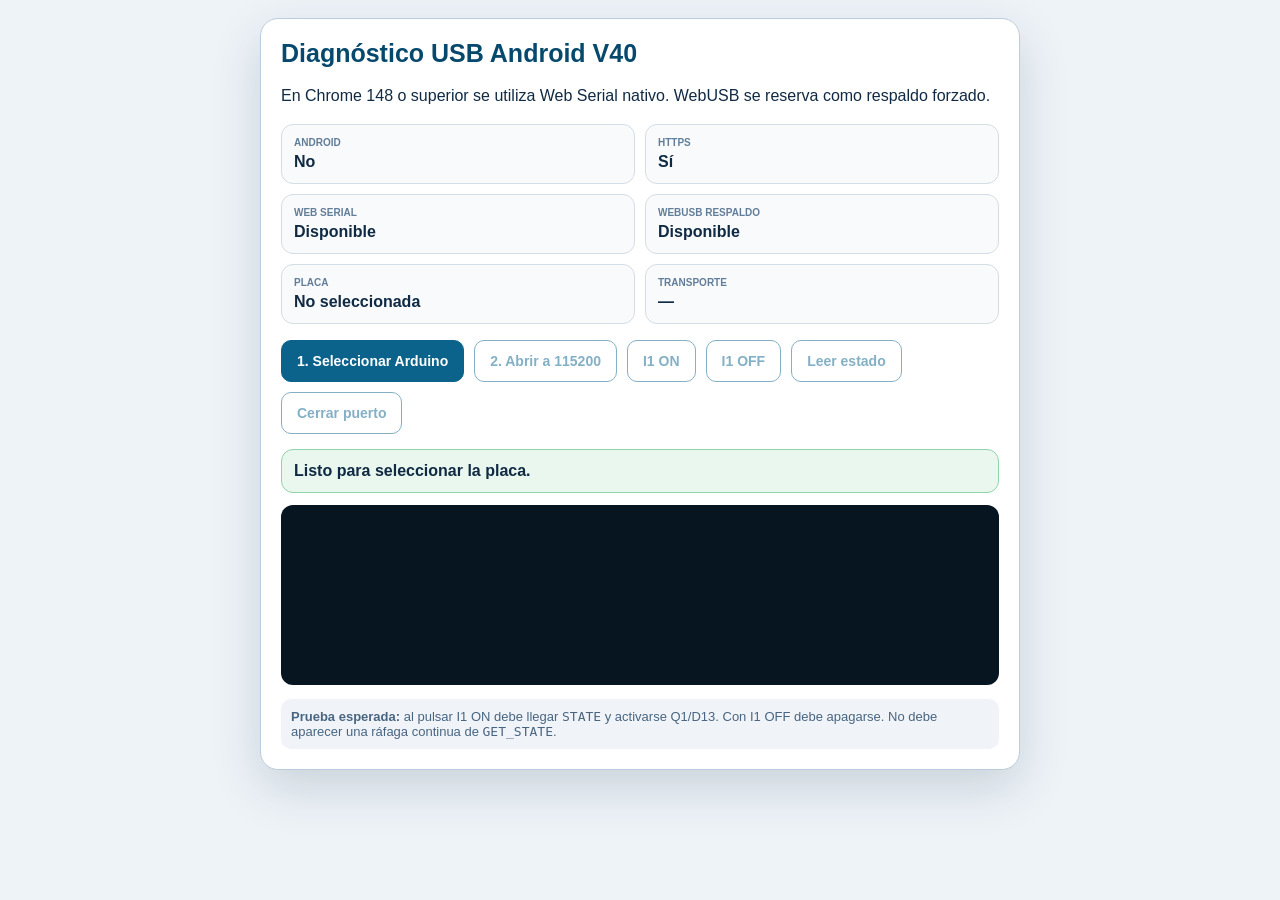
<file: diagnostico_usb_android.html>
<!doctype html>
<html lang="es">
<head>
<meta charset="utf-8">
<meta name="viewport" content="width=device-width,initial-scale=1,viewport-fit=cover">
<title>Diagnóstico USB Android — SimuPLC V40</title>
<style>
:root{font-family:Arial,sans-serif;color:#102a43;background:#eef3f8}*{box-sizing:border-box}body{margin:0;padding:18px}.card{max-width:760px;margin:auto;background:#fff;border:1px solid #bcccdc;border-radius:18px;box-shadow:0 18px 50px rgba(15,42,67,.16);padding:20px}h1{margin:0 0 5px;color:#06496d;font-size:25px}p{line-height:1.5}.grid{display:grid;grid-template-columns:repeat(2,minmax(0,1fr));gap:10px;margin:16px 0}.item{border:1px solid #d5dde5;border-radius:12px;padding:12px;background:#f8fafc}.item span{display:block;text-transform:uppercase;font-size:10px;font-weight:800;color:#627d98}.item b{display:block;margin-top:5px;overflow-wrap:anywhere}.actions{display:flex;flex-wrap:wrap;gap:10px}.actions button{border:1px solid #0b638c;border-radius:10px;padding:12px 15px;background:#0b638c;color:white;font-weight:800;font-size:14px}.actions button.secondary{background:white;color:#0b638c}.actions button:disabled{opacity:.5}.status{margin-top:15px;border-radius:12px;padding:12px;background:#eaf7ef;border:1px solid #8fd3aa;font-weight:800}.status.error{background:#fff1f0;border-color:#ef9a9a;color:#922}.log{margin-top:12px;min-height:180px;max-height:340px;overflow:auto;background:#071521;color:#d1fae5;border-radius:12px;padding:12px;white-space:pre-wrap;font:12px/1.5 Consolas,monospace}.note{font-size:13px;color:#486581;background:#f0f4f8;border-radius:10px;padding:10px;margin-top:14px}@media(max-width:620px){body{padding:8px}.card{padding:14px;border-radius:12px}.grid{grid-template-columns:1fr}}
</style>
</head>
<body>
<main class="card">
<h1>Diagnóstico USB Android V40</h1>
<p>En Chrome 148 o superior se utiliza Web Serial nativo. WebUSB se reserva como respaldo forzado.</p>
<div class="grid">
<div class="item"><span>Android</span><b id="android">—</b></div>
<div class="item"><span>HTTPS</span><b id="secure">—</b></div>
<div class="item"><span>Web Serial</span><b id="webserial">—</b></div>
<div class="item"><span>WebUSB respaldo</span><b id="webusb">—</b></div>
<div class="item"><span>Placa</span><b id="device">No seleccionada</b></div>
<div class="item"><span>Transporte</span><b id="backend">—</b></div>
</div>
<div class="actions">
<button id="selectBtn">1. Seleccionar Arduino</button>
<button class="secondary" id="openBtn" disabled>2. Abrir a 115200</button>
<button class="secondary" id="i1OnBtn" disabled>I1 ON</button>
<button class="secondary" id="i1OffBtn" disabled>I1 OFF</button>
<button class="secondary" id="stateBtn" disabled>Leer estado</button>
<button class="secondary" id="closeBtn" disabled>Cerrar puerto</button>
</div>
<div class="status" id="status">Listo para seleccionar la placa.</div>
<pre class="log" id="log"></pre>
<div class="note"><b>Prueba esperada:</b> al pulsar I1 ON debe llegar <code>STATE</code> y activarse Q1/D13. Con I1 OFF debe apagarse. No debe aparecer una ráfaga continua de <code>GET_STATE</code>.</div>
</main>
<script src="./assets/js/webusb-serial-v21.js?v=41"></script>
<script>
(function(){
'use strict';
const $=id=>document.getElementById(id);
let port=null,reader=null,writer=null,backend='',reading=false;
const decoder=new TextDecoder(),encoder=new TextEncoder();
function line(text,type){$('log').textContent+='['+new Date().toLocaleTimeString()+'] '+(type==='rx'?'← ':type==='tx'?'→ ':'')+text+'\n';$('log').scrollTop=$('log').scrollHeight;}
function status(text,error){$('status').textContent=text;$('status').className='status'+(error?' error':'');}
function hex(v){return Number(v||0).toString(16).toUpperCase().padStart(4,'0');}
function enableOpen(v){$('openBtn').disabled=!v;}
function enableIo(v){['i1OnBtn','i1OffBtn','stateBtn','closeBtn'].forEach(id=>$(id).disabled=!v);}
async function readLoop(){reading=true;let buffer='';try{while(reading&&reader){const r=await reader.read();if(r.done)break;if(!r.value)continue;buffer+=decoder.decode(r.value,{stream:true});let ix;while((ix=buffer.indexOf('\n'))>=0){const msg=buffer.slice(0,ix).replace(/\r$/,'').trim();buffer=buffer.slice(ix+1);if(msg)line(msg,'rx');}}}catch(e){if(reading){line('ERROR RX: '+e.message);status('Error de lectura: '+e.message,true);}}}
async function send(command){if(!writer)throw new Error('Puerto no abierto.');line(command,'tx');await writer.write(encoder.encode(command+'\n'));}
function init(){const ua=navigator.userAgent||'';$('android').textContent=/Android/i.test(ua)?'Sí':'No';$('secure').textContent=window.isSecureContext?'Sí':'No';$('webserial').textContent=navigator.serial?'Disponible':'No disponible';$('webusb').textContent=navigator.usb?'Disponible':'No disponible';if(!window.isSecureContext)status('La página debe abrirse mediante HTTPS.',true);else if(!navigator.serial&&!navigator.usb)status('Este navegador no ofrece Web Serial ni WebUSB.',true);}
$('selectBtn').addEventListener('click',async()=>{try{status('Abriendo selector de dispositivos…');if(navigator.serial){backend='native';port=await navigator.serial.requestPort();$('backend').textContent='Web Serial Android';}else{backend='webusb';port=await window.SimuPLCWebUsbSerial.requestPort();$('backend').textContent='WebUSB alternativo';}const info=port.getInfo?port.getInfo():{};$('device').textContent=(info.productName||'Arduino / puerto serie')+' · VID '+hex(info.usbVendorId)+' / PID '+hex(info.usbProductId);enableOpen(true);line('Dispositivo seleccionado: '+$('device').textContent);status('Placa seleccionada. Pulsa Abrir a 115200.');}catch(e){status(e.message||String(e),true);line('ERROR: '+(e.message||e));}});
$('openBtn').addEventListener('click',async()=>{try{status('Abriendo puerto…');await port.open({baudRate:115200,dataBits:8,stopBits:1,parity:'none',flowControl:'none'});reader=port.readable.getReader();writer=port.writable.getWriter();readLoop();await new Promise(r=>setTimeout(r,/Android/i.test(navigator.userAgent||'')?1800:1000));await send('HELLO,SIMUPLC,1');enableOpen(false);enableIo(true);status('Puerto abierto. Esperando respuesta del Arduino…');}catch(e){status(e.message||String(e),true);line('ERROR AL ABRIR: '+(e.message||e));}});
$('i1OnBtn').addEventListener('click',()=>send('SET,I1,1').catch(e=>status(e.message,true)));
$('i1OffBtn').addEventListener('click',()=>send('SET,I1,0').catch(e=>status(e.message,true)));
$('stateBtn').addEventListener('click',()=>send('GET_STATE').catch(e=>status(e.message,true)));
$('closeBtn').addEventListener('click',async()=>{reading=false;try{if(reader)await reader.cancel();}catch(e){}try{reader&&reader.releaseLock();}catch(e){}reader=null;try{writer&&writer.releaseLock();}catch(e){}writer=null;try{await port.close();}catch(e){}line('Puerto cerrado.');status('Puerto cerrado.');enableOpen(!!port);enableIo(false);});
init();
})();
</script>
</body>
</html>
</file>
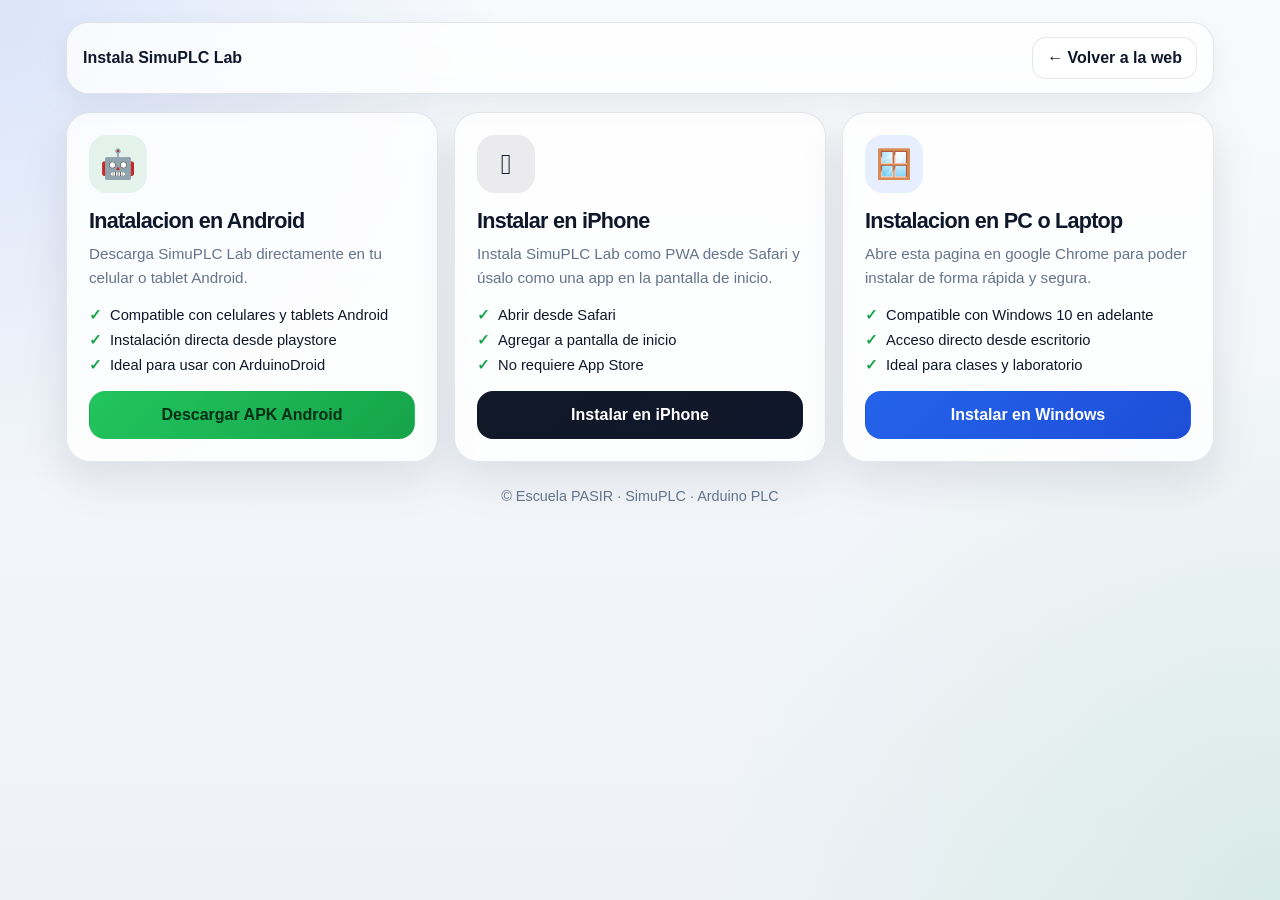
<file: instalarpc.html>
<!DOCTYPE html>
<html lang="es">
<head>
  <meta charset="UTF-8" />
  <meta name="viewport" content="width=device-width, initial-scale=1.0" />
  <title>Instalar SimuPLC Lab | SimuPLC</title>
  <meta name="description" content="Instala SimuPLC Lab en Android, iPhone o Windows." />

  <style>
    *{box-sizing:border-box;margin:0;padding:0}
    :root{
      --bg:#eef2f7;
      --card:#ffffff;
      --text:#0f172a;
      --muted:#64748b;
      --border:rgba(15,23,42,.10);
      --blue:#2563eb;
      --blue2:#1d4ed8;
      --dark:#0f172a;
      --green:#16a34a;
      --orange:#f59e0b;
      --shadow:0 18px 45px rgba(15,23,42,.10);
      --radius:24px;
    }
    body{
      font-family:"Bahnschrift","Segoe UI",Arial,sans-serif;
      min-height:100vh;
      color:var(--text);
      background:
        radial-gradient(circle at top left, rgba(37,99,235,.14), transparent 32%),
        radial-gradient(circle at bottom right, rgba(22,163,74,.10), transparent 36%),
        linear-gradient(180deg,#f8fafc,var(--bg));
    }
    .page{max-width:1180px;margin:0 auto;padding:22px 16px 34px}
    .topbar{
      display:flex;align-items:center;justify-content:space-between;gap:14px;
      margin-bottom:18px;padding:14px 16px;border:1px solid var(--border);
      background:rgba(255,255,255,.78);backdrop-filter:blur(14px);
      border-radius:22px;box-shadow:0 10px 28px rgba(15,23,42,.06);
    }
    .brand{display:flex;align-items:center;gap:12px;text-decoration:none;color:inherit}
    .brand-mark{
      width:44px;height:44px;border-radius:14px;display:grid;place-items:center;
      background:linear-gradient(135deg,var(--dark),var(--blue2));color:#fff;
      font-weight:900;letter-spacing:-.08em;
    }
    .brand-text strong{display:block;font-size:1rem;line-height:1.1}
    .brand-text span{color:var(--muted);font-size:.82rem}
    .back{
      text-decoration:none;color:var(--text);font-weight:800;border:1px solid var(--border);
      border-radius:14px;padding:11px 14px;background:#fff;
    }
    .hero{display:grid;grid-template-columns:1.05fr .95fr;gap:18px;align-items:stretch}
    .hero-main,.hero-side,.install-card,.steps,.note{
      border:1px solid var(--border);background:rgba(255,255,255,.82);
      border-radius:var(--radius);box-shadow:var(--shadow);
    }
    .hero-main{
      padding:38px 34px;position:relative;overflow:hidden;min-height:430px;
      display:flex;flex-direction:column;justify-content:center;
    }
    .hero-main::after{
      content:"";position:absolute;right:-90px;bottom:-120px;width:320px;height:320px;
      border-radius:999px;background:radial-gradient(circle, rgba(37,99,235,.18), transparent 64%);
    }
    .badge{
      display:inline-flex;align-items:center;width:max-content;gap:8px;padding:9px 13px;
      border-radius:999px;background:rgba(37,99,235,.08);border:1px solid rgba(37,99,235,.18);
      color:var(--blue2);font-size:.82rem;font-weight:900;text-transform:uppercase;
      letter-spacing:.05em;margin-bottom:16px;
    }
    h1{
      font-size:clamp(2.35rem,6vw,4.2rem);line-height:.98;letter-spacing:-.055em;
      font-weight:900;max-width:10ch;margin-bottom:16px;
    }
    .hero-main p{
      color:var(--muted);font-family:"Inter","Segoe UI",Arial,sans-serif;
      font-size:1.03rem;line-height:1.7;max-width:58ch;margin-bottom:22px;
    }
    .hero-actions{display:flex;gap:10px;flex-wrap:wrap;position:relative;z-index:1}
    .btn{
      display:inline-flex;align-items:center;justify-content:center;gap:9px;padding:14px 18px;
      border-radius:16px;text-decoration:none;font-weight:900;border:1px solid transparent;
      cursor:pointer;transition:.18s ease;
    }
    .btn:hover{transform:translateY(-2px)}
    .btn.primary{
      background:linear-gradient(135deg,var(--blue),var(--blue2));color:#fff;
      box-shadow:0 14px 28px rgba(37,99,235,.25);
    }
    .btn.ghost{background:#fff;color:var(--text);border-color:var(--border)}
    .hero-side{
      padding:20px;display:flex;flex-direction:column;justify-content:space-between;
      background:
        linear-gradient(180deg, rgba(15,23,42,.88), rgba(15,23,42,.72)),
        radial-gradient(circle at top left, rgba(37,99,235,.45), transparent 35%);
      color:#fff;
    }
    .screen{
      min-height:245px;border-radius:20px;border:1px solid rgba(255,255,255,.12);
      background:linear-gradient(135deg, rgba(255,255,255,.10), rgba(255,255,255,.03));
      padding:18px;display:flex;flex-direction:column;justify-content:space-between;
      overflow:hidden;position:relative;
    }
    .screen::before{
      content:"LADDER  •  FBD  •  PLC  •  ARDUINO";
      position:absolute;left:18px;top:18px;color:rgba(255,255,255,.35);
      font-size:.76rem;letter-spacing:.16em;font-weight:800;
    }
    .diagram{margin-top:42px;display:grid;gap:12px}
    .line{height:12px;border-radius:999px;background:rgba(255,255,255,.18)}
    .line:nth-child(1){width:78%}.line:nth-child(2){width:56%}.line:nth-child(3){width:88%}.line:nth-child(4){width:48%}
    .code-box{
      margin-top:16px;padding:14px;border-radius:16px;background:rgba(2,6,23,.42);
      color:#bfdbfe;font-family:Consolas,monospace;font-size:.84rem;line-height:1.5;
    }
    .hero-side h2{font-size:1.5rem;line-height:1.1;letter-spacing:-.03em;margin-top:18px;margin-bottom:8px}
    .hero-side p{color:rgba(255,255,255,.78);font-family:"Inter","Segoe UI",Arial,sans-serif;line-height:1.6}
    .install-section{margin-top:20px}
    .section-title{margin-bottom:14px}
    .section-title h2{font-size:2rem;letter-spacing:-.04em;line-height:1.05;margin-bottom:6px}
    .section-title p{color:var(--muted);font-family:"Inter","Segoe UI",Arial,sans-serif;line-height:1.6}
    .install-grid{display:grid;grid-template-columns:repeat(3,1fr);gap:16px}
    .install-card{padding:22px;display:flex;flex-direction:column;min-height:300px;transition:.18s ease}
    .install-card:hover{transform:translateY(-3px);border-color:rgba(37,99,235,.28)}
    .icon{
      width:58px;height:58px;border-radius:18px;display:grid;place-items:center;
      font-size:1.8rem;margin-bottom:16px;background:rgba(37,99,235,.08);
    }
    .install-card.android .icon{background:rgba(22,163,74,.10)}
    .install-card.iphone .icon{background:rgba(15,23,42,.08)}
    .install-card.windows .icon{background:rgba(37,99,235,.10)}
    .install-card h3{font-size:1.35rem;line-height:1.15;letter-spacing:-.035em;margin-bottom:8px}
    .install-card p{
      color:var(--muted);font-family:"Inter","Segoe UI",Arial,sans-serif;
      line-height:1.58;font-size:.95rem;margin-bottom:16px;
    }
    .mini-list{
      list-style:none;display:grid;gap:8px;margin-bottom:18px;
      font-family:"Inter","Segoe UI",Arial,sans-serif;color:var(--text);font-size:.92rem;
    }
    .mini-list li::before{content:"✓";color:var(--green);font-weight:900;margin-right:8px}
    .install-card .btn{margin-top:auto;width:100%}
    .btn.android{background:linear-gradient(135deg,#22c55e,#16a34a);color:#052e16}
    .btn.iphone{background:linear-gradient(135deg,#111827,#0f172a);color:#fff}
    .btn.windows{background:linear-gradient(135deg,#2563eb,#1d4ed8);color:#fff}
    .steps-note-grid{display:grid;grid-template-columns:1fr 1fr;gap:16px;margin-top:20px}
    .steps,.note{padding:22px}
    .steps h2,.note h2{font-size:1.45rem;letter-spacing:-.035em;margin-bottom:12px}
    .steps ol{
      padding-left:22px;display:grid;gap:10px;color:var(--muted);
      font-family:"Inter","Segoe UI",Arial,sans-serif;line-height:1.6;
    }
    .note p{
      color:var(--muted);font-family:"Inter","Segoe UI",Arial,sans-serif;
      line-height:1.7;margin-bottom:12px;
    }
    .warning{
      padding:13px 14px;border-radius:16px;background:rgba(245,158,11,.10);
      border:1px solid rgba(245,158,11,.25);color:#92400e;
      font-family:"Inter","Segoe UI",Arial,sans-serif;line-height:1.55;font-size:.93rem;
    }
    footer{text-align:center;color:var(--muted);margin-top:26px;font-family:"Inter","Segoe UI",Arial,sans-serif;font-size:.9rem}
    @media(max-width:900px){
      .hero,.install-grid,.steps-note-grid{grid-template-columns:1fr}
      .hero-main{min-height:auto;padding:30px 22px}
      .hero-side{min-height:auto}
    }
    @media(max-width:520px){
      .page{padding:12px 10px 28px}
      .topbar{padding:10px;border-radius:18px}
      .brand-text span{display:none}
      .back{font-size:.82rem;padding:10px 11px}
      .hero-main{padding:26px 18px;border-radius:20px}
      h1{font-size:2.25rem}
      .install-card,.steps,.note{border-radius:20px}
      .section-title h2{font-size:1.65rem}
    }

    .modal-overlay{
      display:none;
      position:fixed;
      inset:0;
      background:rgba(2,6,23,.68);
      z-index:9999;
      align-items:center;
      justify-content:center;
      padding:18px;
    }
    .modal-overlay.open{display:flex}
    .modal-box{
      width:min(560px,100%);
      background:#fff;
      border-radius:24px;
      padding:24px;
      box-shadow:0 22px 70px rgba(0,0,0,.28);
      border:1px solid rgba(15,23,42,.10);
    }
    .modal-box h2{
      font-size:1.65rem;
      line-height:1.05;
      letter-spacing:-.04em;
      margin-bottom:10px;
    }
    .modal-box p{
      color:var(--muted);
      font-family:"Inter","Segoe UI",Arial,sans-serif;
      line-height:1.65;
      margin-bottom:14px;
    }
    .modal-actions{
      display:flex;
      gap:10px;
      flex-wrap:wrap;
      margin-top:16px;
    }
    .plan-grid{
      display:grid;
      gap:12px;
      margin-top:16px;
    }
    .plan-card{
      border:1px solid rgba(15,23,42,.12);
      border-radius:18px;
      padding:16px;
      background:#f8fafc;
    }
    .plan-card.popular{
      border:2px solid rgba(245,158,11,.72);
      background:linear-gradient(180deg,rgba(245,158,11,.12),#fff);
    }
    .plan-top{
      display:flex;
      justify-content:space-between;
      align-items:flex-start;
      gap:10px;
      margin-bottom:8px;
    }
    .plan-name{
      font-weight:900;
      font-size:1.05rem;
    }
    .plan-badge{
      border-radius:999px;
      background:rgba(245,158,11,.16);
      border:1px solid rgba(245,158,11,.42);
      color:#92400e;
      padding:4px 9px;
      font-size:.76rem;
      font-weight:900;
      white-space:nowrap;
    }
    .plan-price{
      font-size:1.65rem;
      font-weight:900;
      letter-spacing:-.04em;
      margin:6px 0;
    }
    .plan-usd{
      color:var(--muted);
      font-family:"Inter","Segoe UI",Arial,sans-serif;
      font-weight:700;
      margin-bottom:12px;
    }

  </style>
</head>

<body>
  <main class="page">
    <header class="topbar">
      <a href="index.html" class="brand">
        
        <div class="brand-text">
          <strong>Instala SimuPLC Lab</strong>
     
        </div>
      </a>
      <a href="index.html" class="back" id="backToMain">← Volver a la web</a>
    </header>

   

      <div class="install-grid">
        <article class="install-card android">
          <div class="icon">🤖</div>
          <h3>Inatalacion en Android</h3>
          <p>Descarga SimuPLC Lab directamente en tu celular o tablet Android.</p>
          <ul class="mini-list">
            <li>Compatible con celulares y tablets Android</li>
            <li>Instalación directa desde playstore</li>
            <li>Ideal para usar con ArduinoDroid</li>
          </ul>
          <a class="btn android" href="https://play.google.com/store/apps/details?id=com.pasir.simuplc"  target="_blank" id="btnAndroid">Descargar APK Android</a>
        </article>

        <article class="install-card iphone">
          <div class="icon"></div>
          <h3>Instalar en iPhone</h3>
          <p>Instala SimuPLC Lab como PWA desde Safari y úsalo como una app en la pantalla de inicio.</p>
          <ul class="mini-list">
            <li>Abrir desde Safari</li>
            <li>Agregar a pantalla de inicio</li>
            <li>No requiere App Store</li>
          </ul>
          <a class="btn iphone" href="#" id="btnIphone">Instalar en iPhone</a>
        </article>

        <article class="install-card windows">
          <div class="icon">🪟</div>
          <h3>Instalacion en PC o Laptop</h3>
          <p>Abre esta pagina en google Chrome para poder instalar de forma rápida y segura.</p>
          <ul class="mini-list">
            <li>Compatible con Windows 10 en adelante</li>
            <li>Acceso directo desde escritorio</li>
            <li>Ideal para clases y laboratorio</li>
          </ul>
          <a class="btn windows" href="https://simuplc.escuelapasir.com/instalarwindows" target="_blank"  target="_blank" id="btnWindows">Instalar en Windows</a>
        </article>
      </div>
    </section>

   

    <footer>© Escuela PASIR · SimuPLC · Arduino PLC</footer>
  </main>

  <script>
    /*
      Conectar enlaces reales:
      document.getElementById("btnAndroid").href = "descargas/simuplc-lab.apk";
      document.getElementById("btnIphone").href = "https://tu-dominio.com/simuplc/";
      document.getElementById("btnWindows").href = "descargas/SimuPLC-Lab-Setup.exe";
    */
  </script>


<div id="iphoneModal" class="modal-overlay" aria-hidden="true">
  <div class="modal-box">
    <h2>Instalar SimuPLC Lab en iPhone</h2>
    <p>Abre la app desde Safari usando este enlace y luego agrégala a tu pantalla de inicio.</p>

    <p><a href="https://simuplc.escuelapasir.com" target="_blank" rel="noopener noreferrer">simuplc.escuelapasir.com</a></p>

<ul class="mini-list">
           <li>Abre esta página desde Safari.</li>
          <li>Toca el botón compartir.</li>
          <li>Elige “Agregar a pantalla de inicio”.</li>
          <li>Confirma el nombre SimuPLC Lab.</li>
          <li>Abre la app desde el icono creado.</li>
          </ul>

    <div class="modal-actions">
      <a href="https://simuplc.escuelapasir.com" target="_blank" rel="noopener noreferrer" class="btn primary">Abrir App</a>
      <a href="https://www.youtube.com/watch?v=p1JmzB6E-C8&list=RDp1JmzB6E-C8&start_radio=1" target="_blank" rel="noopener noreferrer" class="btn ghost">Ver tutorial de instalación</a>
      <button class="btn ghost" type="button" data-close-modal="iphoneModal">Cerrar</button>
    </div>
  </div>
</div>

<div id="planesModal" class="modal-overlay" aria-hidden="true">
  <div class="modal-box">
    <h2>Elegir licencia de SimuPLC Lab</h2>
    <p>Selecciona el plan que deseas adquirir. Al elegir un plan serás enviado a la pasarela de pago.</p>

    <div class="plan-grid">
      <div class="plan-card">
        <div class="plan-top">
          <div class="plan-name">Plan Anual</div>
          <span class="plan-badge">12 meses</span>
        </div>
        <div class="plan-price">S/ 49</div>
        <div class="plan-usd">$15 USD</div>
        <a class="btn primary" href="pasarela.html?product=SimuPLC+Lab&category=Apps&plan=Licencia+anual&pen=49&usd=15&price=S%2F+49&currency=PEN&amount=49">Elegir plan anual</a>
      </div>

      <div class="plan-card popular">
        <div class="plan-top">
          <div class="plan-name">Plan de por vida</div>
          <span class="plan-badge">🔥 Más popular</span>
        </div>
        <div class="plan-price">S/ 59</div>
        <div class="plan-usd">$25 USD</div>
        <a class="btn primary" href="pasarela.html?product=SimuPLC+Lab&category=Apps&plan=Licencia+de+por+vida&pen=59&usd=25&price=S%2F+59&currency=PEN&amount=59">Elegir plan de por vida</a>
      </div>
    </div>

    <div class="modal-actions">
      <button class="btn ghost" type="button" data-close-modal="planesModal">Cerrar</button>
    </div>
  </div>
</div>

<script>
(function(){
  function openModal(id, hash){
    const modal = document.getElementById(id);
    if (!modal) return;
    modal.classList.add('open');
    modal.setAttribute('aria-hidden','false');
    document.documentElement.style.overflow = 'hidden';
    if (hash && location.hash !== hash) history.pushState({modal:id}, '', hash);
  }

  function closeModal(id, fromHistory){
    const modal = document.getElementById(id);
    if (!modal) return;
    modal.classList.remove('open');
    modal.setAttribute('aria-hidden','true');
    document.documentElement.style.overflow = '';
    if (!fromHistory && (location.hash === '#iphone' || location.hash === '#planes')) {
      history.back();
    }
  }

  function closeAnyModal(fromHistory){
    ['iphoneModal','planesModal'].forEach(function(id) {
      const modal = document.getElementById(id);
      if (modal && modal.classList.contains('open')) closeModal(id, fromHistory);
    });
  }

  const btnIphone = document.getElementById('btnIphone');
  if (btnIphone) {
    btnIphone.addEventListener('click', function(e) {
      e.preventDefault();
      openModal('iphoneModal', '#iphone');
    });
  }

  const btnPlanes = document.getElementById('btnPlanes');
  if (btnPlanes) {
    btnPlanes.addEventListener('click', function(e) {
      e.preventDefault();
      openModal('planesModal', '#planes');
    });
  }

  document.querySelectorAll('[data-close-modal]').forEach(function(btn) {
    btn.addEventListener('click', function() {
      closeModal(btn.getAttribute('data-close-modal'), false);
    });
  });

  document.querySelectorAll('.modal-overlay').forEach(function(modal) {
    modal.addEventListener('click', function(e) {
      if (e.target === modal) closeModal(modal.id, false);
    });
  });

  const back = document.getElementById('backToMain');
  if (back) {
    back.addEventListener('click', function(e) {
      if (history.length > 1) {
        e.preventDefault();
        history.back();
      }
    });
  }

  window.addEventListener('popstate', function() {
    closeAnyModal(true);
  });

  if (location.hash === '#iphone') openModal('iphoneModal', null);
  if (location.hash === '#planes') openModal('planesModal', null);
})();
</script>

</body>
</html>
</file>
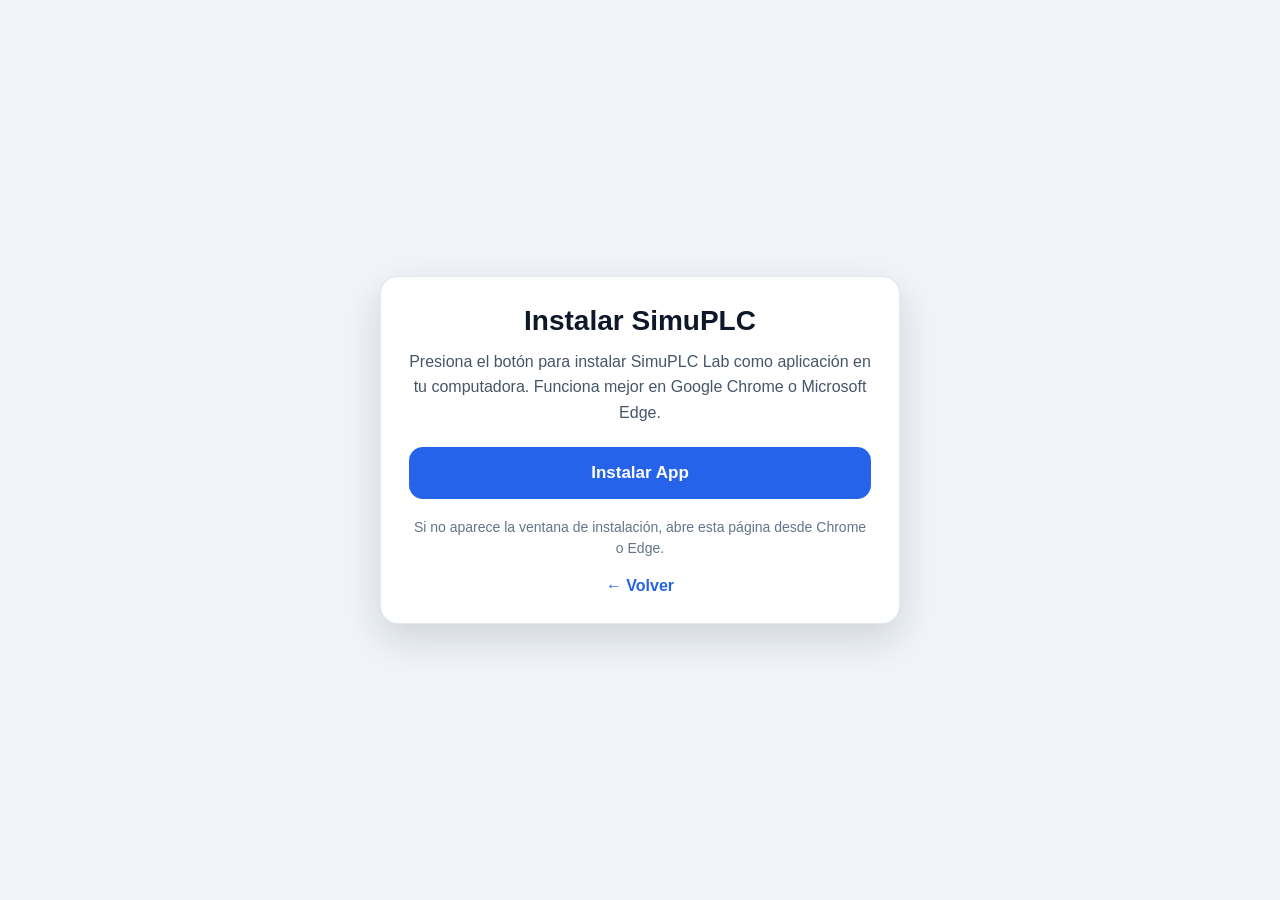
<file: instalarwindows.html>
<!DOCTYPE html>
<html lang="es">
<head>
  <meta charset="UTF-8">
  <meta name="viewport" content="width=device-width, initial-scale=1.0">
  <title>Instalar SimuPLC</title>

  <link rel="manifest" href="manifest.json">
  <meta name="theme-color" content="#0f172a">

  <style>
    *{box-sizing:border-box;margin:0;padding:0}

    body{
      min-height:100vh;
      font-family:Arial, Helvetica, sans-serif;
      background:#f1f5f9;
      display:flex;
      align-items:center;
      justify-content:center;
      padding:20px;
      color:#0f172a;
    }

    .box{
      width:100%;
      max-width:520px;
      background:#ffffff;
      border-radius:18px;
      padding:28px;
      text-align:center;
      box-shadow:0 15px 40px rgba(15,23,42,.15);
      border:1px solid #e2e8f0;
    }

    h1{
      font-size:28px;
      margin-bottom:12px;
      color:#0f172a;
    }

    p{
      color:#475569;
      font-size:16px;
      line-height:1.6;
      margin-bottom:22px;
    }

    .btn{
      width:100%;
      border:none;
      border-radius:14px;
      padding:16px 20px;
      font-size:17px;
      font-weight:bold;
      background:#2563eb;
      color:#ffffff;
      cursor:pointer;
    }

    .btn:hover{
      background:#1d4ed8;
    }

    .help{
      margin-top:18px;
      font-size:14px;
      color:#64748b;
      line-height:1.5;
    }

    .back{
      display:inline-block;
      margin-top:18px;
      color:#2563eb;
      text-decoration:none;
      font-weight:bold;
    }
  </style>
</head>

<body>

  <div class="box">
    <h1>Instalar SimuPLC</h1>

    <p>
      Presiona el botón para instalar SimuPLC Lab como aplicación en tu computadora.
      Funciona mejor en Google Chrome o Microsoft Edge.
    </p>

    <button id="installBtn" class="btn">
      Instalar App
    </button>

    <div class="help" id="helpText">
      Si no aparece la ventana de instalación, abre esta página desde Chrome o Edge.
    </div>

    <a href="https://escuelapasir.com" class="back">← Volver </a>
  </div>

  <script>
    let deferredPrompt = null;

    const installBtn = document.getElementById("installBtn");
    const helpText = document.getElementById("helpText");

    window.addEventListener("beforeinstallprompt", function(e) {
      e.preventDefault();
      deferredPrompt = e;
      helpText.textContent = "Listo. Presiona el botón para instalar la app.";
    });

    installBtn.addEventListener("click", async function() {
      if (deferredPrompt) {
        deferredPrompt.prompt();

        const choiceResult = await deferredPrompt.userChoice;

        if (choiceResult.outcome === "accepted") {
          installBtn.textContent = "Instalando...";
          helpText.textContent = "La instalación fue iniciada correctamente.";
        } else {
          helpText.textContent = "La instalación fue cancelada.";
        }

        deferredPrompt = null;
        return;
      }

      alert("La instalación PWA no está disponible todavía. Abre esta página en Chrome o Edge y verifica que la app tenga manifest.json y service worker activos.");
    });

    window.addEventListener("appinstalled", function() {
      installBtn.textContent = "App instalada";
      helpText.textContent = "SimuPLC Lab ya fue instalado en tu PC.";
    });
  </script>

</body>
</html>
</file>
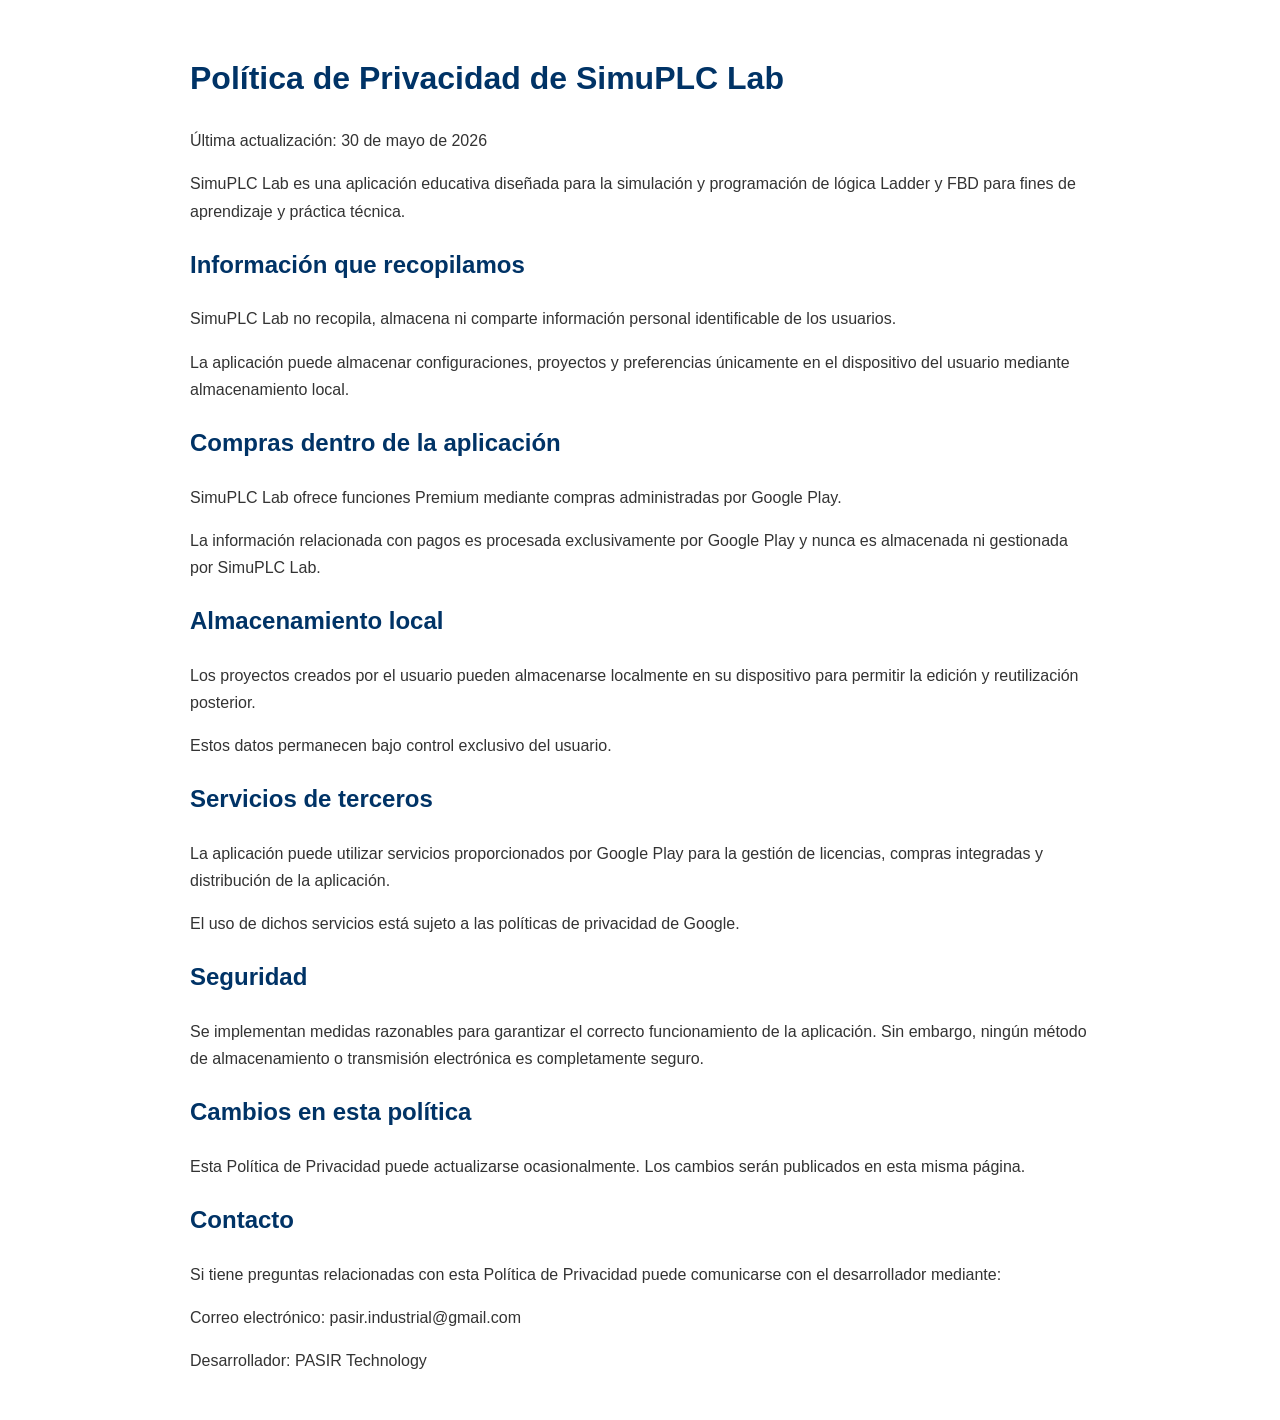
<file: privacy.html>
<!DOCTYPE html>
<html lang="es">
<head>
<meta charset="UTF-8">
<meta name="viewport" content="width=device-width, initial-scale=1.0">
<title>Política de Privacidad - SimuPLC Lab</title>
<style>
body{
    font-family: Arial, sans-serif;
    max-width:900px;
    margin:auto;
    padding:30px;
    line-height:1.7;
    color:#333;
}
h1,h2{
    color:#003366;
}
</style>
</head>
<body>

<h1>Política de Privacidad de SimuPLC Lab</h1>

<p>Última actualización: 30 de mayo de 2026</p>

<p>
SimuPLC Lab es una aplicación educativa diseñada para la simulación y programación de lógica Ladder y FBD para fines de aprendizaje y práctica técnica.
</p>

<h2>Información que recopilamos</h2>

<p>
SimuPLC Lab no recopila, almacena ni comparte información personal identificable de los usuarios.
</p>

<p>
La aplicación puede almacenar configuraciones, proyectos y preferencias únicamente en el dispositivo del usuario mediante almacenamiento local.
</p>

<h2>Compras dentro de la aplicación</h2>

<p>
SimuPLC Lab ofrece funciones Premium mediante compras administradas por Google Play.
</p>

<p>
La información relacionada con pagos es procesada exclusivamente por Google Play y nunca es almacenada ni gestionada por SimuPLC Lab.
</p>

<h2>Almacenamiento local</h2>

<p>
Los proyectos creados por el usuario pueden almacenarse localmente en su dispositivo para permitir la edición y reutilización posterior.
</p>

<p>
Estos datos permanecen bajo control exclusivo del usuario.
</p>

<h2>Servicios de terceros</h2>

<p>
La aplicación puede utilizar servicios proporcionados por Google Play para la gestión de licencias, compras integradas y distribución de la aplicación.
</p>

<p>
El uso de dichos servicios está sujeto a las políticas de privacidad de Google.
</p>

<h2>Seguridad</h2>

<p>
Se implementan medidas razonables para garantizar el correcto funcionamiento de la aplicación. Sin embargo, ningún método de almacenamiento o transmisión electrónica es completamente seguro.
</p>

<h2>Cambios en esta política</h2>

<p>
Esta Política de Privacidad puede actualizarse ocasionalmente. Los cambios serán publicados en esta misma página.
</p>

<h2>Contacto</h2>

<p>
Si tiene preguntas relacionadas con esta Política de Privacidad puede comunicarse con el desarrollador mediante:
</p>

<p>
Correo electrónico: pasir.industrial@gmail.com
</p>

<p>
Desarrollador: PASIR Technology
</p>

</body>
</html>
</file>
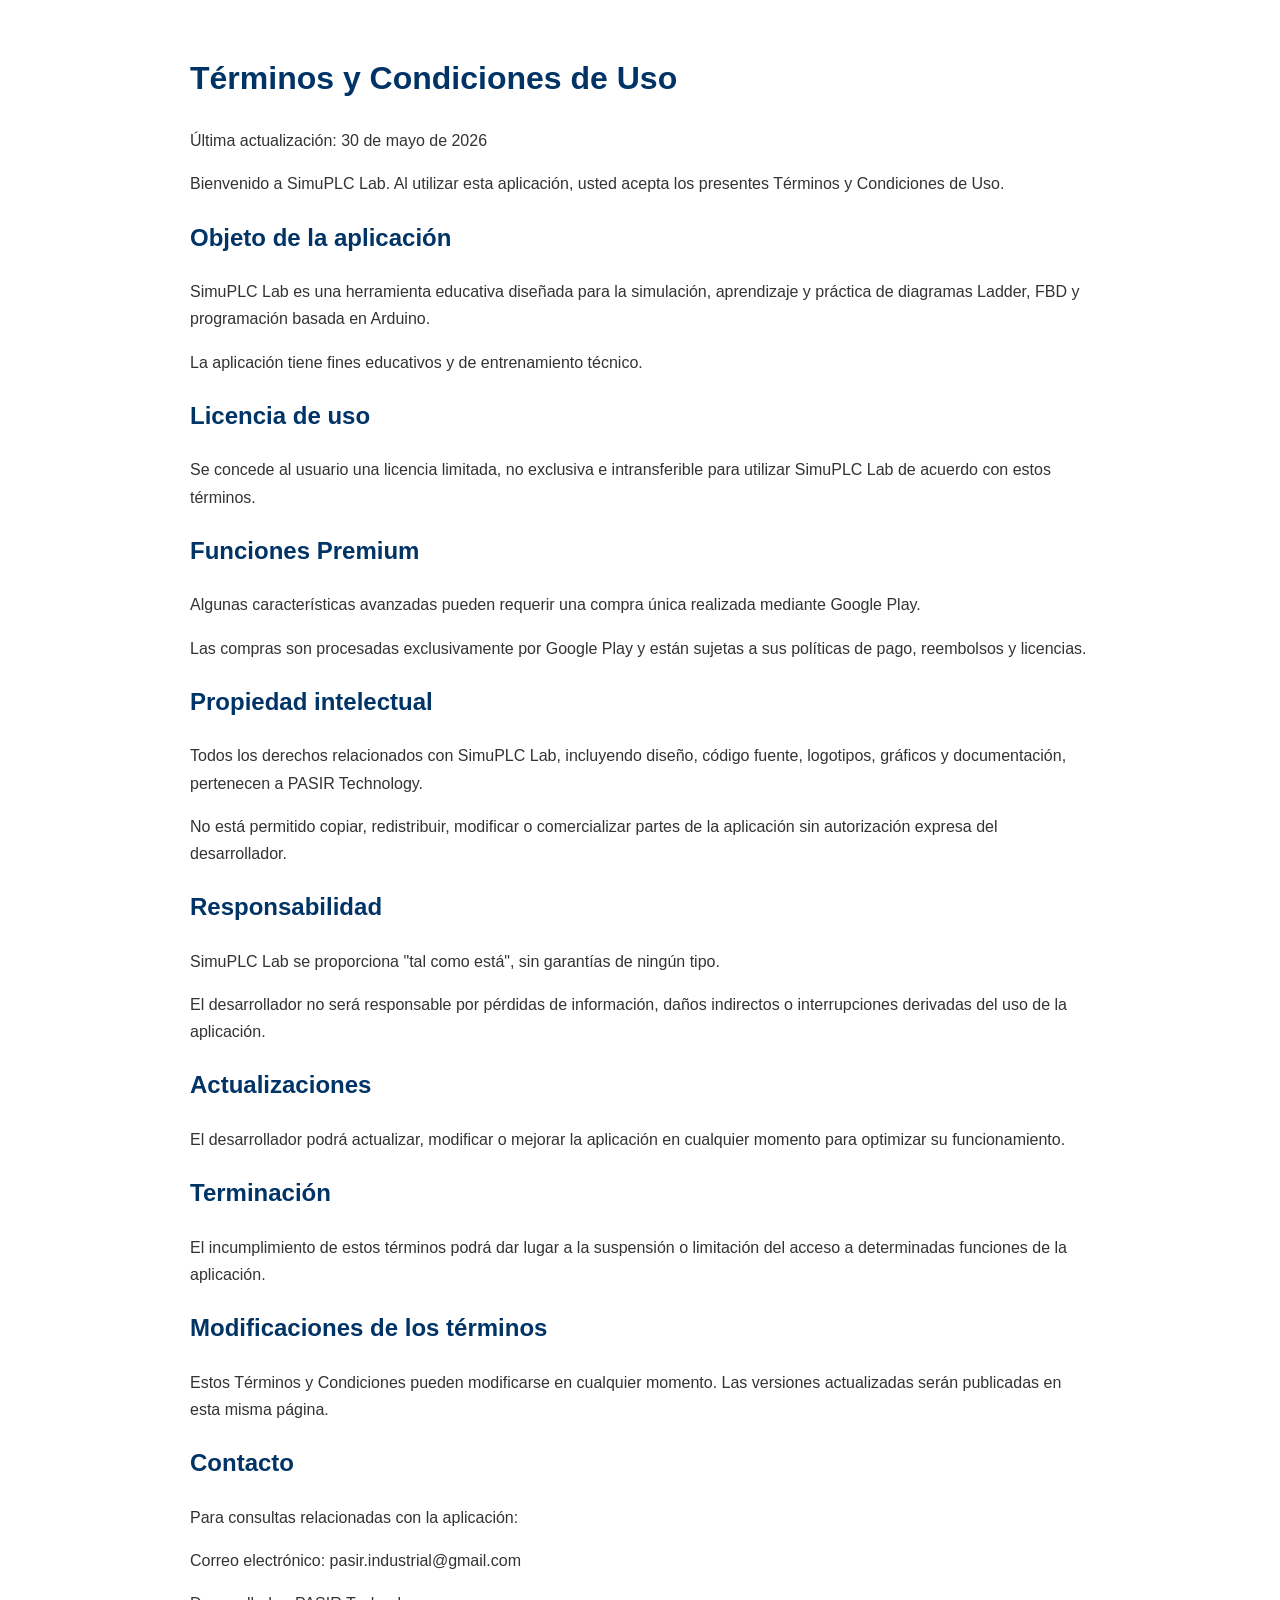
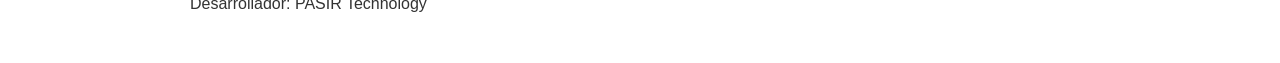
<file: terms.html>
<!DOCTYPE html>
<html lang="es">
<head>
<meta charset="UTF-8">
<meta name="viewport" content="width=device-width, initial-scale=1.0">
<title>Términos y Condiciones - SimuPLC Lab</title>
<style>
body{
    font-family: Arial, sans-serif;
    max-width:900px;
    margin:auto;
    padding:30px;
    line-height:1.7;
    color:#333;
}
h1,h2{
    color:#003366;
}
</style>
</head>
<body>

<h1>Términos y Condiciones de Uso</h1>

<p>Última actualización: 30 de mayo de 2026</p>

<p>
Bienvenido a SimuPLC Lab. Al utilizar esta aplicación, usted acepta los presentes Términos y Condiciones de Uso.
</p>

<h2>Objeto de la aplicación</h2>

<p>
SimuPLC Lab es una herramienta educativa diseñada para la simulación, aprendizaje y práctica de diagramas Ladder, FBD y programación basada en Arduino.
</p>

<p>
La aplicación tiene fines educativos y de entrenamiento técnico.
</p>

<h2>Licencia de uso</h2>

<p>
Se concede al usuario una licencia limitada, no exclusiva e intransferible para utilizar SimuPLC Lab de acuerdo con estos términos.
</p>

<h2>Funciones Premium</h2>

<p>
Algunas características avanzadas pueden requerir una compra única realizada mediante Google Play.
</p>

<p>
Las compras son procesadas exclusivamente por Google Play y están sujetas a sus políticas de pago, reembolsos y licencias.
</p>

<h2>Propiedad intelectual</h2>

<p>
Todos los derechos relacionados con SimuPLC Lab, incluyendo diseño, código fuente, logotipos, gráficos y documentación, pertenecen a PASIR Technology.
</p>

<p>
No está permitido copiar, redistribuir, modificar o comercializar partes de la aplicación sin autorización expresa del desarrollador.
</p>

<h2>Responsabilidad</h2>

<p>
SimuPLC Lab se proporciona "tal como está", sin garantías de ningún tipo.
</p>

<p>
El desarrollador no será responsable por pérdidas de información, daños indirectos o interrupciones derivadas del uso de la aplicación.
</p>

<h2>Actualizaciones</h2>

<p>
El desarrollador podrá actualizar, modificar o mejorar la aplicación en cualquier momento para optimizar su funcionamiento.
</p>

<h2>Terminación</h2>

<p>
El incumplimiento de estos términos podrá dar lugar a la suspensión o limitación del acceso a determinadas funciones de la aplicación.
</p>

<h2>Modificaciones de los términos</h2>

<p>
Estos Términos y Condiciones pueden modificarse en cualquier momento. Las versiones actualizadas serán publicadas en esta misma página.
</p>

<h2>Contacto</h2>

<p>
Para consultas relacionadas con la aplicación:
</p>

<p>
Correo electrónico: pasir.industrial@gmail.com
</p>

<p>
Desarrollador: PASIR Technology
</p>

</body>
</html>
</file>
